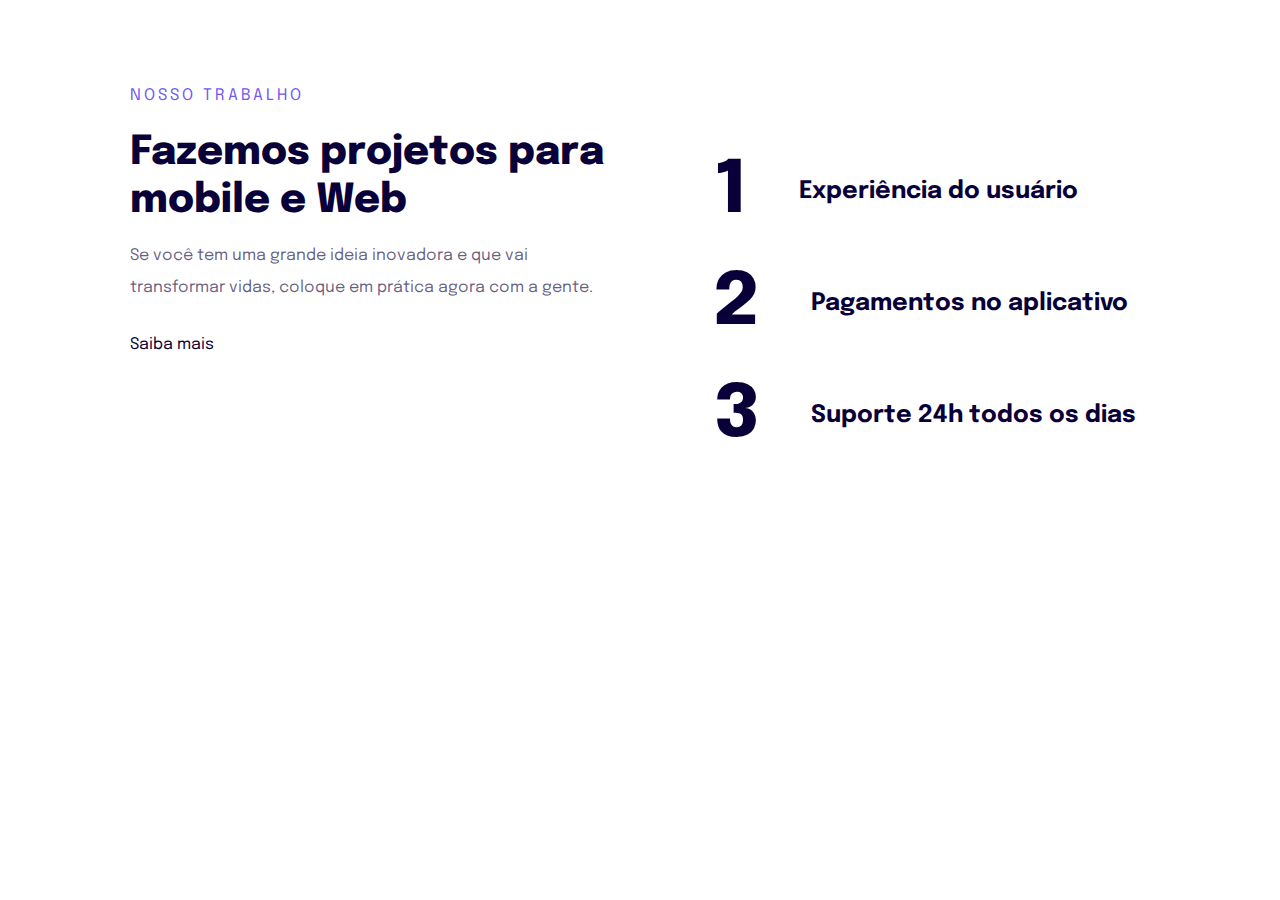
<file: Projeto-4/index.html>
<!DOCTYPE html>
<html lang="pt-br">
<head>
  <link rel="preconnect" href="https://fonts.gstatic.com" crossorigin>
  <link href="https://fonts.googleapis.com/css2?family=Epilogue:ital,wght@0,100..900;1,100..900&display=swap" rel="stylesheet">
  
  <meta charset="UTF-8">
  <meta name="viewport" content="width=device-width, initial-scale=1.0">
  <title>Introdução à Responsividade</title>

  <link rel="preconnect" href="https://fonts.googleapis.com">
  <link rel="stylesheet" href="style.css">
</head>
<body>
  <main>
    <div>
      <p>Nosso Trabalho</p>
      <h1>Fazemos projetos para
        mobile e Web</h1>
        
        <p>
          Se você tem uma grande ideia inovadora e que vai transformar vidas, coloque em prática agora com a gente.
        </p>
        
        <a href="#">Saiba mais</a>
    </div>
        
    <ul>
      <li><span>1</span> Experiência do usuário</li>
      <li><span>2</span> Pagamentos no aplicativo</li>
      <li><span>3</span> Suporte 24h todos os dias</li>
    </ul>
  </main>
</body>
</html>
</file>
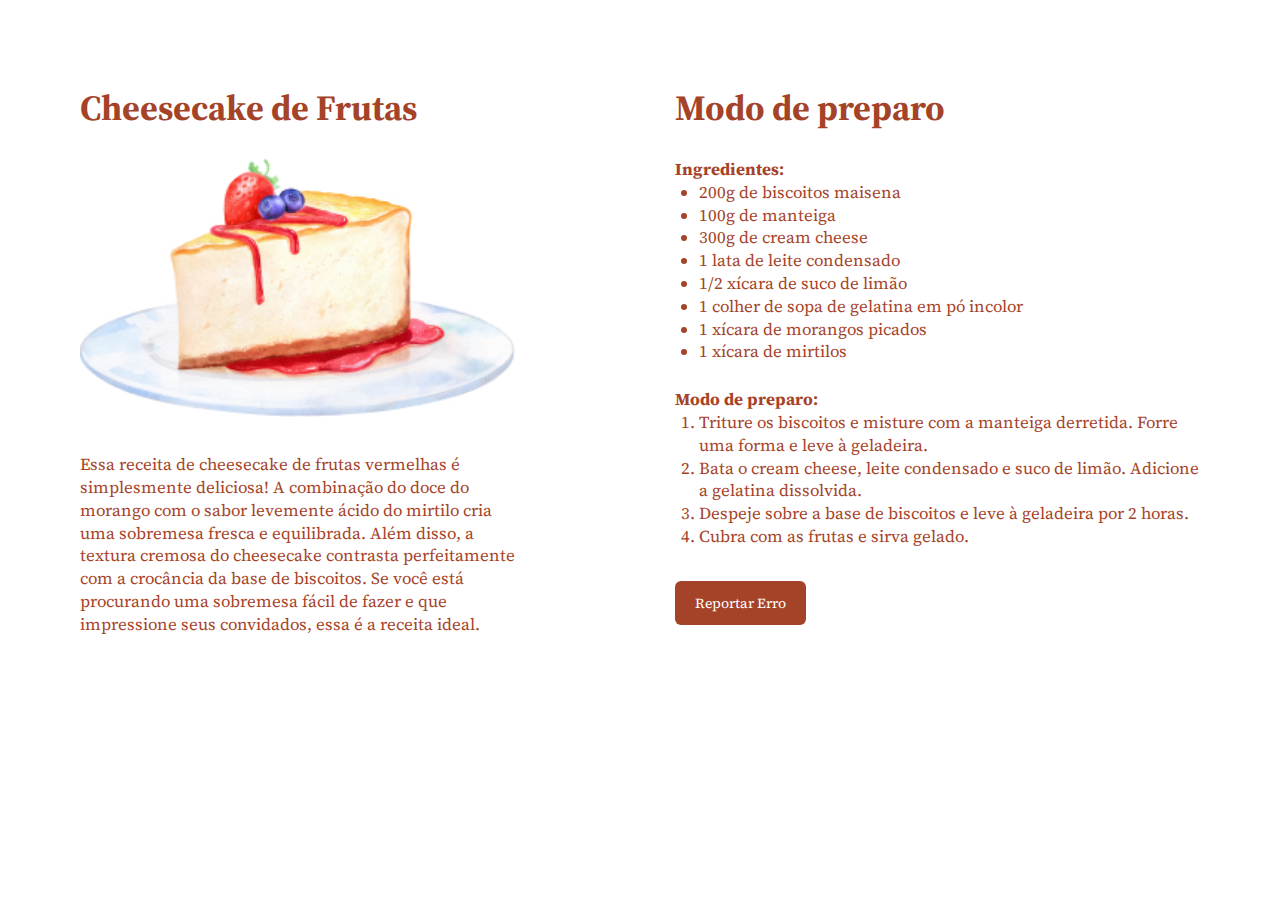
<file: Projeto5/index.html>
<!DOCTYPE html>
<html lang="pt-br">
  <head>
    <link rel="preconnect" href="https://fonts.googleapis.com" />
    <link rel="preconnect" href="https://fonts.gstatic.com" crossorigin />
    <link
      href="https://fonts.googleapis.com/css2?family=Source+Serif+4:wght@500&family=Source+Serif+Pro:wght@400;700&display=swap"
      rel="stylesheet"
    />

    <meta charset="UTF-8" />
    <meta name="viewport" content="width=device-width, initial-scale=1.0" />
    <title>Cheesecake</title>
    <link rel="stylesheet" href="./style.css" />
  </head>
  <body>
    <main>
      <div class="recipe">
        <h1>Cheesecake de Frutas</h1>
        <img
          src="./assets/01.jpg"
          alt="Imagem de um desenho de bolo de frutas."
        />
        <p>
          Essa receita de cheesecake de frutas vermelhas é simplesmente
          deliciosa! A combinação do doce do morango com o sabor levemente ácido
          do mirtilo cria uma sobremesa fresca e equilibrada. Além disso, a
          textura cremosa do cheesecake contrasta perfeitamente com a crocância
          da base de biscoitos. Se você está procurando uma sobremesa fácil de
          fazer e que impressione seus convidados, essa é a receita ideal.
        </p>
      </div>

      <div class="ingredients">
        <h2>Modo de preparo</h2>
        <strong>Ingredientes:</strong>
        <ul>
          <li>200g de biscoitos maisena</li>
          <li>100g de manteiga</li>
          <li>300g de cream cheese</li>
          <li>1 lata de leite condensado</li>
          <li>1/2 xícara de suco de limão</li>
          <li>1 colher de sopa de gelatina em pó incolor</li>
          <li>1 xícara de morangos picados</li>
          <li>1 xícara de mirtilos</li>
        </ul>

        <strong>Modo de preparo:</strong>
        <ol>
          <li>
            Triture os biscoitos e misture com a manteiga derretida. Forre uma
            forma e leve à geladeira.
          </li>
          <li>
            Bata o cream cheese, leite condensado e suco de limão. Adicione a
            gelatina dissolvida.
          </li>
          <li>
            Despeje sobre a base de biscoitos e leve à geladeira por 2 horas.
          </li>
          <li>Cubra com as frutas e sirva gelado.</li>
        </ol>

        <button>Reportar Erro</button>
      </div>
    </main>
  </body>
</html>
</file>
<file: Projeto-4/style.css>
* {
  margin: 0;
  padding: 0;
  box-sizing: border-box;
}

:root {
  font-size: 62.5%;
}

ul {
  list-style: none;
}

body {
  font-family: 'Epilogue', sans-serif;
  
  background: white;

  padding: 6.0rem 2.3rem 6.6rem;
  font-size: 1.6rem; 
}

main {
  max-width: 33.0rem;
  margin: 0 auto;
}

h1 {
  font-weight: 800;
  font-size: 4.0rem;
  line-height: 4.8rem;

  color: #090039;

  margin-bottom: 1.5rem;
 }

 main p:first-child {
  color: #7158ef;
  letter-spacing: 03px;
  text-transform: uppercase;
  line-height: 3.2rem;

  margin-bottom: 1.7rem;
 }

 h1 + p {
  color: rgba(10, 0, 57, 0.64);
  line-height: 3.2rem;

  margin-bottom: 3.2rem;
 }

 a {
  color: #090039;

  text-decoration: none;
 }

 a:hover {
  font-weight: bold;
 }

 ul {
   margin-top: 7.2rem;
  }
  
  ul li {
    font-weight: 700;
    font-size: 2.4rem;
    line-height: 3.2rem;
    
    color: #090039;
    
    max-width: 25.7rem;
    
    display: flex;
    gap: 3.8rem;
  }

  ul li + li {
    margin-top: 3.2rem;
  }
  
 ul li span {
  font-weight: 800;
  font-size: 7.2rem;
  line-height: 8.0rem;
  letter-spacing: -2px;

  color: #090039;
 }

 @media (min-width: 40em) {

  body {
    padding: 8rem;
  }

  main {
    max-width: 1020px;
    display: flex;
    gap: 10rem;
  }

  main > div {
    max-width: 484px;
  }

  ul li{
    gap: 5.3rem;
    max-width: 450px;
    align-items: center;
  }




 }
</file>
<file: Projeto5/style.css>
* {
  margin: 0;
  padding: 0;
  box-sizing: border-box;

  -webkit-font-smoothing: antialiased;
  -moz-osx-font-smoothing: grayscale;
}

:root {
  font-family: "Source Serif Pro";
  font-size: 62.5%;
}

body {
  color: #a54328;
  font-size: 1.6rem;
}

main {
  max-width: 32rem;

  margin-inline: auto;

  padding: 5.6rem 4rem;
  box-sizing: content-box;

  display: flex;
  flex-direction: column;
  gap: 3.2rem;
}

img {
  width: 100%;
  margin-block: 3.2rem;
}

button {
  font-family: "Source Serif 4";
  background-color: #a54328;

  color: white;

  border: 0;
  padding: 0.8rem 1.2rem;

  border-radius: 0.6rem;

  margin-top: 3.2rem;
}

h1,
h2 {
  /* clamp(min, ideal, alto) */
  font-size: clamp(2.8rem, 2vw + 1rem, 4rem);
  line-height: clamp(3.6rem, 2vw + 1rem, 5rem);
}

h2 {
  margin-bottom: 3.2rem;
}

p,
li,
strong {
  font-size: clamp(1.4rem, 1vw + 0.4rem, 2rem);
  line-height: clamp(1.8rem, 1vw + 1rem, 2.5rem);
}

ul,
ol {
  padding-left: 2.4rem;
}

ul {
  margin-bottom: 2.4rem;
}

@media (min-width: 1120px) {
  main {
    flex-direction: row;
    max-width: fit-content;
    gap: 16rem;

    padding: 9rem 6rem;
  }

  .recipe {
    max-width: 43.5rem;
  }

  .ingredients {
    max-width: 52.5rem;
  }

  button {
    padding: 1rem 2rem;
    font-size: 1.4rem;
    line-height: 2.4rem;
  }
}
</file>
